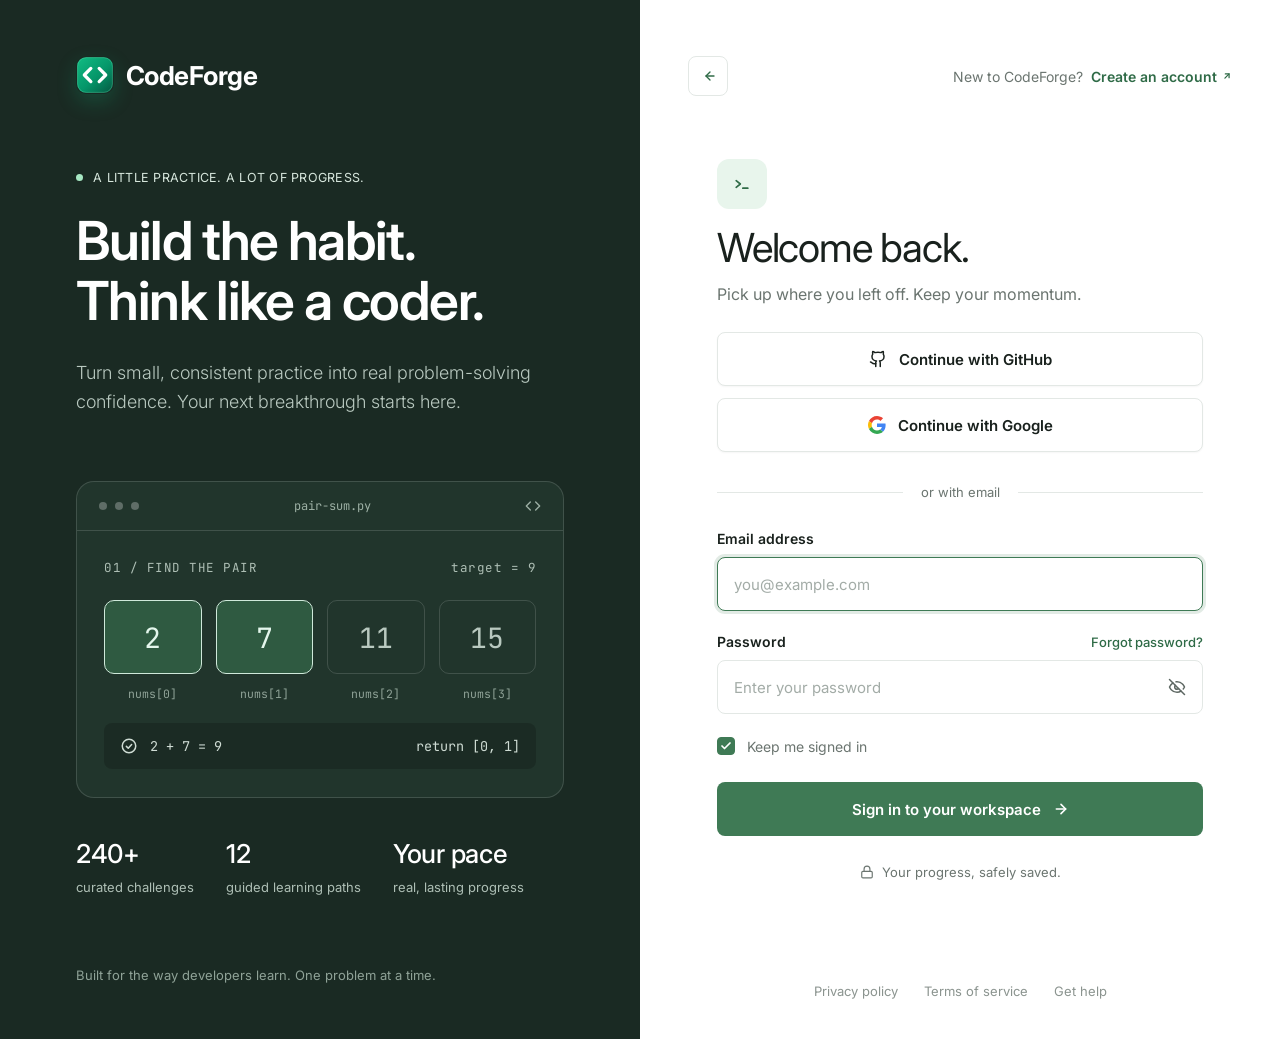
<file: frontend/login.html>
<!DOCTYPE html>
<html lang="en">
<head>
  <meta charset="UTF-8">
  <meta name="viewport" content="width=device-width, initial-scale=1.0">
  <title>CodeForge - Sign in</title>
  <link rel="icon" type="image/svg+xml" href="logo.svg">

  <link rel="preconnect" href="https://fonts.googleapis.com">
  <link rel="preconnect" href="https://fonts.gstatic.com" crossorigin>
  <link href="https://fonts.googleapis.com/css2?family=Inter:wght@400;500;600;700&family=JetBrains+Mono:wght@400;500&display=swap" rel="stylesheet">
  <link rel="stylesheet" href="css/login.css">
</head>
<body>
  <main class="auth">

    <!-- ============ LEFT: BRAND PANEL ============ -->
    <section class="hero">
      <a class="brand" href="welcome.html">
        <img src="logo.svg" alt="CodeForge" class="brand-mark">
        <span class="brand-name">CodeForge</span>
      </a>

      <div class="hero-body">
        <p class="eyebrow"><span class="dot"></span>A little practice. A lot of progress.</p>
        <h1>Build the habit.<br>Think like a coder.</h1>
        <p class="lead">Turn small, consistent practice into real problem-solving confidence. Your next breakthrough starts here.</p>

        <!-- Code preview card -->
        <div class="code-card">
          <div class="code-card-head">
            <span class="dots"><i></i><i></i><i></i></span>
            <span class="filename">pair-sum.py</span>
            <svg width="16" height="16" viewBox="0 0 24 24" fill="none" stroke="currentColor" stroke-width="2" stroke-linecap="round" stroke-linejoin="round"><path d="m16 18 6-6-6-6"/><path d="m8 6-6 6 6 6"/></svg>
          </div>
          <div class="code-card-body">
            <div class="code-row">
              <span>01 / FIND THE PAIR</span>
              <span>target = 9</span>
            </div>
            <div class="cells">
              <div class="cell"><div class="cell-box is-picked">2</div><small>nums[0]</small></div>
              <div class="cell"><div class="cell-box is-picked">7</div><small>nums[1]</small></div>
              <div class="cell"><div class="cell-box">11</div><small>nums[2]</small></div>
              <div class="cell"><div class="cell-box">15</div><small>nums[3]</small></div>
            </div>
            <div class="result">
              <span class="result-left">
                <svg width="18" height="18" viewBox="0 0 24 24" fill="none" stroke="currentColor" stroke-width="2" stroke-linecap="round" stroke-linejoin="round"><circle cx="12" cy="12" r="9"/><path d="m8.5 12.5 2.5 2.5 4.5-5"/></svg>
                2 + 7 = 9
              </span>
              <span>return [0, 1]</span>
            </div>
          </div>
        </div>
      </div>

      <div class="hero-foot">
        <ul class="stats">
          <li><strong>240+</strong><span>curated challenges</span></li>
          <li><strong>12</strong><span>guided learning paths</span></li>
          <li><strong>Your pace</strong><span>real, lasting progress</span></li>
        </ul> 
        <p class="tagline">Built for the way developers learn. One problem at a time.</p>
      </div>
    </section>

    <!-- ============ RIGHT: FORM PANEL ============ -->
    <section class="panel">
      <div class="panel-top">
        <a class="back-home" href="welcome.html" aria-label="Back to welcome">
          <svg width="16" height="16" viewBox="0 0 24 24" fill="none" stroke="currentColor" stroke-width="2" stroke-linecap="round" stroke-linejoin="round" aria-hidden="true"><path d="m15 18-6-6 6-6"/><path d="M9 12h12"/></svg>
        </a>
        <span>New to CodeForge?
        <a href="signup.html">Create an account
          <svg width="10" height="10" viewBox="0 0 24 24" fill="none" stroke="currentColor" stroke-width="3" stroke-linecap="round" stroke-linejoin="round"><path d="M7 17 17 7"/><path d="M8 7h9v9"/></svg>
        </a>
        </span>
      </div>

      <div class="form-wrap">
        <div class="form-icon">
          <svg width="20" height="20" viewBox="0 0 24 24" fill="none" stroke="currentColor" stroke-width="2" stroke-linecap="round" stroke-linejoin="round"><path d="m5 8 5 4-5 4"/><path d="M13 17h6"/></svg>
        </div>
        <h2>Welcome back.</h2>
        <p class="sub">Pick up where you left off. Keep your momentum.</p>

        <button type="button" id="btn-github" class="btn btn-outline">
          <svg width="18" height="18" viewBox="0 0 24 24" fill="none" stroke="currentColor" stroke-width="2" stroke-linecap="round" stroke-linejoin="round"><path d="M15 22v-4a4.8 4.8 0 0 0-1-3.5c3 0 6-2 6-5.5.08-1.25-.27-2.48-1-3.5.28-1.15.28-2.35 0-3.5 0 0-1 0-3 1.5-2.64-.5-5.36-.5-8 0C6 2 5 2 5 2c-.3 1.15-.3 2.35 0 3.5A5.4 5.4 0 0 0 4 9c0 3.5 3 5.5 6 5.5-.39.49-.68 1.05-.85 1.65S8.93 17.38 9 18v4"/><path d="M9 18c-4.51 2-5-2-7-2"/></svg>
          Continue with GitHub
        </button>

        <button type="button" id="btn-google" class="btn btn-outline">
          <svg width="18" height="18" viewBox="0 0 48 48" aria-hidden="true"><path fill="#EA4335" d="M24 9.5c3.54 0 6.71 1.22 9.21 3.6l6.85-6.85C35.9 2.38 30.47 0 24 0 14.62 0 6.51 5.38 2.56 13.22l7.98 6.19C12.43 13.72 17.74 9.5 24 9.5z"/><path fill="#4285F4" d="M46.98 24.55c0-1.57-.15-3.09-.38-4.55H24v9.02h12.94c-.58 2.96-2.26 5.48-4.78 7.18l7.73 6c4.51-4.18 7.09-10.36 7.09-17.65z"/><path fill="#FBBC05" d="M10.53 28.59c-.48-1.45-.76-2.99-.76-4.59s.27-3.14.76-4.59l-7.98-6.19C.92 16.46 0 20.12 0 24c0 3.88.92 7.54 2.56 10.78l7.97-6.19z"/><path fill="#34A853" d="M24 48c6.48 0 11.93-2.13 15.89-5.81l-7.73-6c-2.15 1.45-4.92 2.3-8.16 2.3-6.26 0-11.57-4.22-13.47-9.91l-7.98 6.19C6.51 42.62 14.62 48 24 48z"/></svg>
          Continue with Google
        </button>

        <div class="divider"><span>or with email</span></div>

        <form id="login-form" novalidate>
          <div class="field" id="field-email">
            <label for="email">Email address</label>
            <input type="text" id="email" name="email" placeholder="you@example.com" autocomplete="username" autofocus>
            <p class="field-error" id="email-error" role="alert"></p>
          </div>

          <div class="field" id="field-password">
            <div class="label-row">
              <label for="password">Password</label>
              <a href="#" id="forgot-link" class="link-small">Forgot password?</a>
            </div>
            <div class="input-wrap">
              <input type="password" id="password" name="password" placeholder="Enter your password" autocomplete="current-password">
              <button type="button" id="toggle-password" class="eye" aria-label="Show password" aria-pressed="false">
                <svg class="icon-hidden" width="18" height="18" viewBox="0 0 24 24" fill="none" stroke="currentColor" stroke-width="2" stroke-linecap="round" stroke-linejoin="round"><path d="M9.88 9.88a3 3 0 1 0 4.24 4.24"/><path d="M10.73 5.08A10.43 10.43 0 0 1 12 5c7 0 10 7 10 7a13.16 13.16 0 0 1-1.67 2.68"/><path d="M6.61 6.61A13.53 13.53 0 0 0 2 12s3 7 10 7a9.74 9.74 0 0 0 5.39-1.61"/><path d="m2 2 20 20"/></svg>
                <svg class="icon-visible" width="18" height="18" viewBox="0 0 24 24" fill="none" stroke="currentColor" stroke-width="2" stroke-linecap="round" stroke-linejoin="round"><path d="M2 12s3-7 10-7 10 7 10 7-3 7-10 7-10-7-10-7Z"/><circle cx="12" cy="12" r="3"/></svg>
              </button>
            </div>
            <p class="field-error" id="password-error" role="alert"></p>
          </div>

          <label class="check">
            <input type="checkbox" id="remember" checked>
            <span class="box">
              <svg width="12" height="12" viewBox="0 0 24 24" fill="none" stroke="currentColor" stroke-width="3.5" stroke-linecap="round" stroke-linejoin="round"><path d="M20 6 9 17l-5-5"/></svg>
            </span>
            Keep me signed in
          </label>

          <p class="form-error" id="form-error" role="alert" hidden></p>

          <button type="submit" id="btn-submit" class="btn btn-primary">
            <span class="btn-label">Sign in to your workspace</span>
            <svg class="btn-arrow" width="16" height="16" viewBox="0 0 24 24" fill="none" stroke="currentColor" stroke-width="2.4" stroke-linecap="round" stroke-linejoin="round"><path d="M5 12h14"/><path d="m12 5 7 7-7 7"/></svg>
            <span class="spinner" aria-hidden="true"></span>
          </button>
        </form>

        <p class="safe">
          <svg width="14" height="14" viewBox="0 0 24 24" fill="none" stroke="currentColor" stroke-width="2" stroke-linecap="round" stroke-linejoin="round"><rect width="18" height="11" x="3" y="11" rx="2"/><path d="M7 11V7a5 5 0 0 1 10 0v4"/></svg>
          Your progress, safely saved.
        </p>
      </div>

      <footer class="panel-foot">
        <a href="#">Privacy policy</a>
        <a href="#">Terms of service</a>
        <a href="#">Get help</a>
      </footer>
    </section>
  </main>

  <!-- ============ FORGOT PASSWORD MODAL ============ -->
  <div class="modal" id="forgot-modal" hidden>
    <div class="modal-backdrop" data-close></div>

    <div class="modal-card" role="dialog" aria-modal="true" aria-labelledby="forgot-title">
      <button type="button" class="modal-close" data-close aria-label="Close">
        <svg width="18" height="18" viewBox="0 0 24 24" fill="none" stroke="currentColor" stroke-width="2" stroke-linecap="round" stroke-linejoin="round"><path d="M18 6 6 18"/><path d="m6 6 12 12"/></svg>
      </button>

      <!-- View 1: enter email -->
      <div id="forgot-view-form">
        <div class="form-icon">
          <svg width="20" height="20" viewBox="0 0 24 24" fill="none" stroke="currentColor" stroke-width="2" stroke-linecap="round" stroke-linejoin="round"><circle cx="7.5" cy="15.5" r="4.5"/><path d="m10.7 12.3 9.8-9.8"/><path d="m17 6 3 3"/></svg>
        </div>
        <h3 id="forgot-title">Reset your password</h3>
        <p class="sub">Enter the email linked to your account and we'll send you a link to set a new password.</p>

        <form id="forgot-form" novalidate>
          <div class="field" id="field-forgot-email">
            <label for="forgot-email">Email address</label>
            <input type="email" id="forgot-email" placeholder="you@example.com" autocomplete="email">
            <p class="field-error" id="forgot-email-error" role="alert"></p>
          </div>

          <p class="form-error" id="forgot-form-error" role="alert" hidden></p>

          <button type="submit" id="btn-forgot-submit" class="btn btn-primary">
            <span class="btn-label">Send reset link</span>
            <span class="spinner" aria-hidden="true"></span>
          </button>
        </form>

        <button type="button" class="link-back" data-close>&larr; Back to sign in</button>
      </div>

      <!-- View 2: success -->
      <div id="forgot-view-success" hidden>
        <div class="form-icon">
          <svg width="20" height="20" viewBox="0 0 24 24" fill="none" stroke="currentColor" stroke-width="2" stroke-linecap="round" stroke-linejoin="round"><rect width="20" height="16" x="2" y="4" rx="2"/><path d="m22 7-8.97 5.7a1.94 1.94 0 0 1-2.06 0L2 7"/></svg>
        </div>
        <h3>Check your inbox</h3>
        <p class="sub">If an account exists for <strong id="forgot-sent-to"></strong>, a reset link is on its way. It may take a minute to arrive.</p>
        <button type="button" class="btn btn-outline" data-close>Back to sign in</button>
      </div>
    </div>
  </div>

  <!-- ============ RESET PASSWORD MODAL ============ -->
  <div class="modal" id="reset-modal" hidden>
    <div class="modal-backdrop" data-close></div>

    <div class="modal-card" role="dialog" aria-modal="true" aria-labelledby="reset-title">
      <button type="button" class="modal-close" data-close aria-label="Close">
        <svg width="18" height="18" viewBox="0 0 24 24" fill="none" stroke="currentColor" stroke-width="2" stroke-linecap="round" stroke-linejoin="round"><path d="M18 6 6 18"/><path d="m6 6 12 12"/></svg>
      </button>

      <div id="reset-view-form">
        <div class="form-icon">
          <svg width="20" height="20" viewBox="0 0 24 24" fill="none" stroke="currentColor" stroke-width="2" stroke-linecap="round" stroke-linejoin="round"><rect width="18" height="11" x="3" y="11" rx="2"/><path d="M7 11V7a5 5 0 0 1 10 0v4"/></svg>
        </div>
        <h3 id="reset-title">Create new password</h3>
        <p class="sub">Please enter a new password to secure your CodeForge account.</p>

        <form id="reset-form" novalidate>
          <div class="field" id="field-reset-password">
            <label for="reset-password">New password</label>
            <div class="input-wrap">
              <input type="password" id="reset-password" placeholder="Enter new password" autocomplete="new-password">
              <button type="button" id="toggle-reset-password" class="eye" aria-label="Show password" aria-pressed="false">
                <svg class="icon-hidden" width="18" height="18" viewBox="0 0 24 24" fill="none" stroke="currentColor" stroke-width="2" stroke-linecap="round" stroke-linejoin="round"><path d="M9.88 9.88a3 3 0 1 0 4.24 4.24"/><path d="M10.73 5.08A10.43 10.43 0 0 1 12 5c7 0 10 7 10 7a13.16 13.16 0 0 1-1.67 2.68"/><path d="M6.61 6.61A13.53 13.53 0 0 0 2 12s3 7 10 7a9.74 9.74 0 0 0 5.39-1.61"/><path d="m2 2 20 20"/></svg>
                <svg class="icon-visible" width="18" height="18" viewBox="0 0 24 24" fill="none" stroke="currentColor" stroke-width="2" stroke-linecap="round" stroke-linejoin="round"><path d="M2 12s3-7 10-7 10 7 10 7-3 7-10 7-10-7-10-7Z"/><circle cx="12" cy="12" r="3"/></svg>
              </button>
            </div>
            <p class="field-error" id="reset-password-error" role="alert"></p>
          </div>

          <p class="form-error" id="reset-form-error" role="alert" hidden></p>

          <button type="submit" id="btn-reset-submit" class="btn btn-primary">
            <span class="btn-label">Update password</span>
            <span class="spinner" aria-hidden="true"></span>
          </button>
        </form>
      </div>

      <div id="reset-view-success" hidden>
        <div class="form-icon">
          <svg width="20" height="20" viewBox="0 0 24 24" fill="none" stroke="currentColor" stroke-width="2" stroke-linecap="round" stroke-linejoin="round"><path d="M22 11.08V12a10 10 0 1 1-5.93-9.14"/><polyline points="22 4 12 14.01 9 11.01"/></svg>
        </div>
        <h3>Password updated!</h3>
        <p class="sub">Your password has been changed successfully. You can now sign in with your new password.</p>
        <button type="button" class="btn btn-outline" data-close>Sign in now</button>
      </div>
    </div>
  </div>

  <div id="toast" class="toast" role="status" aria-live="polite"></div>

  <script src="js/google-auth.js"></script>
  <script src="js/login.js"></script>
</body>
</html>
</file>
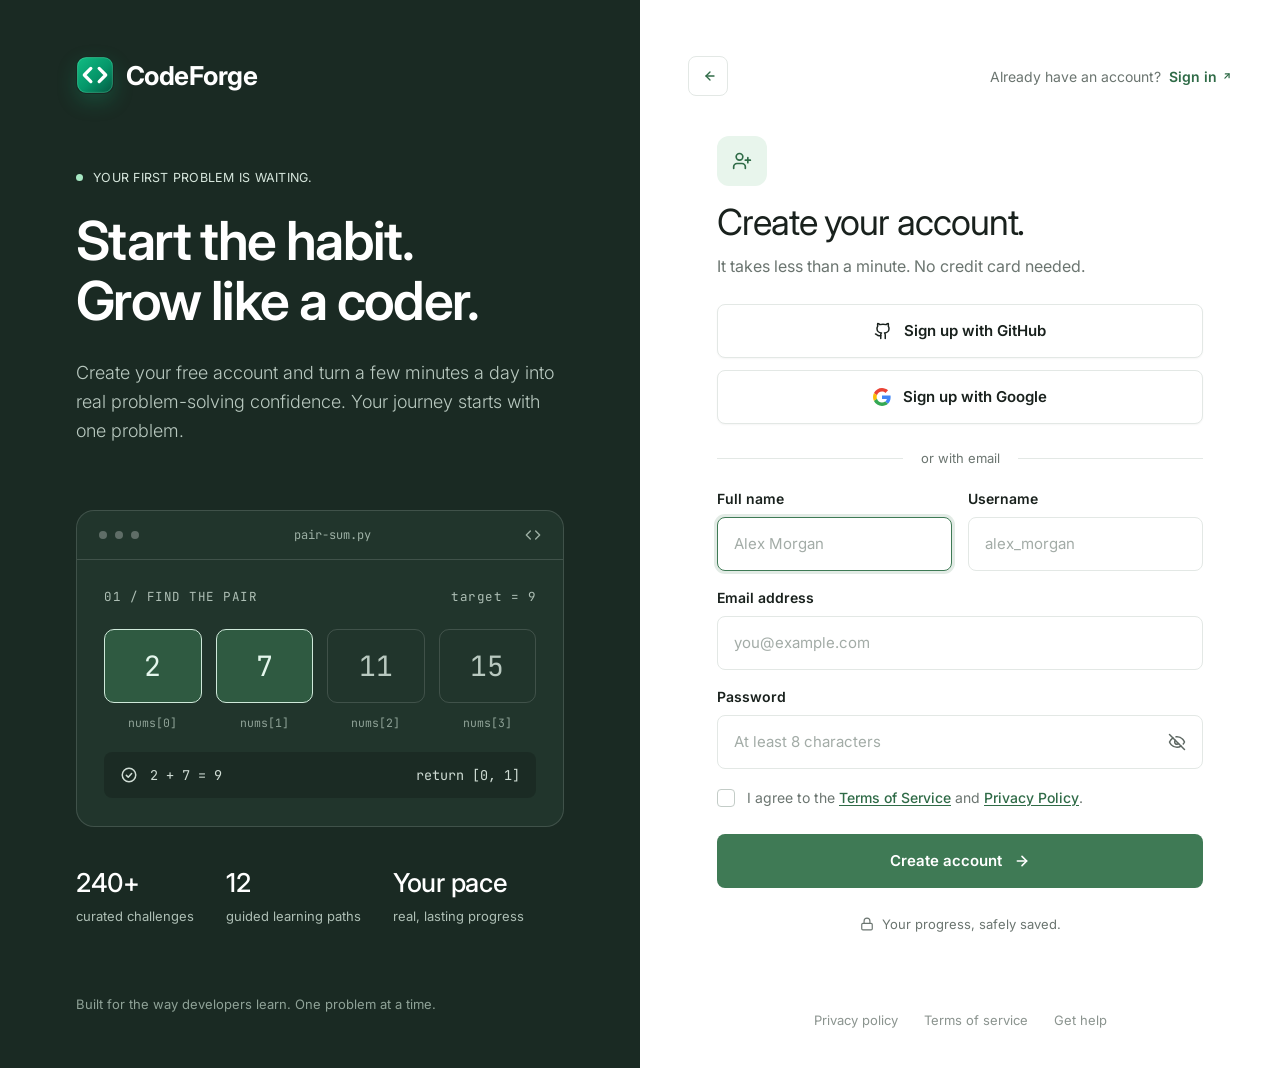
<file: frontend/signup.html>
<!DOCTYPE html>
<html lang="en">
<head>
  <meta charset="UTF-8">
  <meta name="viewport" content="width=device-width, initial-scale=1.0">
  <title>CodeForge - Create account</title>
  <link rel="icon" type="image/svg+xml" href="logo.svg">

  <link rel="preconnect" href="https://fonts.googleapis.com">
  <link rel="preconnect" href="https://fonts.gstatic.com" crossorigin>
  <link href="https://fonts.googleapis.com/css2?family=Inter:wght@400;500;600;700&family=JetBrains+Mono:wght@400;500&display=swap" rel="stylesheet">
  <!-- login.css holds the shared auth layout/styles; signup.css only adds what is specific to this page -->
  <link rel="stylesheet" href="css/login.css">
  <link rel="stylesheet" href="css/signup.css">
</head>
<body>
  <main class="auth">

    <!-- ============ LEFT: BRAND PANEL ============ -->
    <section class="hero">
      <a class="brand" href="welcome.html">
        <img src="logo.svg" alt="CodeForge" class="brand-mark">
        <span class="brand-name">CodeForge</span>
      </a>

      <div class="hero-body">
        <p class="eyebrow"><span class="dot"></span>Your first problem is waiting.</p>
        <h1>Start the habit.<br>Grow like a coder.</h1>
        <p class="lead">Create your free account and turn a few minutes a day into real problem-solving confidence. Your journey starts with one problem.</p>

        <!-- Code preview card -->
        <div class="code-card">
          <div class="code-card-head">
            <span class="dots"><i></i><i></i><i></i></span>
            <span class="filename">pair-sum.py</span>
            <svg width="16" height="16" viewBox="0 0 24 24" fill="none" stroke="currentColor" stroke-width="2" stroke-linecap="round" stroke-linejoin="round"><path d="m16 18 6-6-6-6"/><path d="m8 6-6 6 6 6"/></svg>
          </div>
          <div class="code-card-body">
            <div class="code-row">
              <span>01 / FIND THE PAIR</span>
              <span>target = 9</span>
            </div>
            <div class="cells">
              <div class="cell"><div class="cell-box is-picked">2</div><small>nums[0]</small></div>
              <div class="cell"><div class="cell-box is-picked">7</div><small>nums[1]</small></div>
              <div class="cell"><div class="cell-box">11</div><small>nums[2]</small></div>
              <div class="cell"><div class="cell-box">15</div><small>nums[3]</small></div>
            </div>
            <div class="result">
              <span class="result-left">
                <svg width="18" height="18" viewBox="0 0 24 24" fill="none" stroke="currentColor" stroke-width="2" stroke-linecap="round" stroke-linejoin="round"><circle cx="12" cy="12" r="9"/><path d="m8.5 12.5 2.5 2.5 4.5-5"/></svg>
                2 + 7 = 9
              </span>
              <span>return [0, 1]</span>
            </div>
          </div>
        </div>
      </div>

      <div class="hero-foot">
        <ul class="stats">
          <li><strong>240+</strong><span>curated challenges</span></li>
          <li><strong>12</strong><span>guided learning paths</span></li>
          <li><strong>Your pace</strong><span>real, lasting progress</span></li>
        </ul>
        <p class="tagline">Built for the way developers learn. One problem at a time.</p>
      </div>
    </section>

    <!-- ============ RIGHT: FORM PANEL ============ -->
    <section class="panel">
      <div class="panel-top">
        <a class="back-home" href="welcome.html" aria-label="Back to welcome">
          <svg width="16" height="16" viewBox="0 0 24 24" fill="none" stroke="currentColor" stroke-width="2" stroke-linecap="round" stroke-linejoin="round" aria-hidden="true"><path d="m15 18-6-6 6-6"/><path d="M9 12h12"/></svg>
        </a>
        <span>Already have an account?
        <a href="login.html">Sign in
          <svg width="10" height="10" viewBox="0 0 24 24" fill="none" stroke="currentColor" stroke-width="3" stroke-linecap="round" stroke-linejoin="round"><path d="M7 17 17 7"/><path d="M8 7h9v9"/></svg>
        </a>
        </span>
      </div>

      <div class="form-wrap">
        <div class="form-icon">
          <svg width="20" height="20" viewBox="0 0 24 24" fill="none" stroke="currentColor" stroke-width="2" stroke-linecap="round" stroke-linejoin="round"><path d="M16 21v-2a4 4 0 0 0-4-4H6a4 4 0 0 0-4 4v2"/><circle cx="9" cy="7" r="4"/><path d="M19 8v6"/><path d="M22 11h-6"/></svg>
        </div>
        <h2>Create your account.</h2>
        <p class="sub">It takes less than a minute. No credit card needed.</p>

        <button type="button" id="btn-github" class="btn btn-outline">
          <svg width="18" height="18" viewBox="0 0 24 24" fill="none" stroke="currentColor" stroke-width="2" stroke-linecap="round" stroke-linejoin="round"><path d="M15 22v-4a4.8 4.8 0 0 0-1-3.5c3 0 6-2 6-5.5.08-1.25-.27-2.48-1-3.5.28-1.15.28-2.35 0-3.5 0 0-1 0-3 1.5-2.64-.5-5.36-.5-8 0C6 2 5 2 5 2c-.3 1.15-.3 2.35 0 3.5A5.4 5.4 0 0 0 4 9c0 3.5 3 5.5 6 5.5-.39.49-.68 1.05-.85 1.65S8.93 17.38 9 18v4"/><path d="M9 18c-4.51 2-5-2-7-2"/></svg>
          Sign up with GitHub
        </button>

        <button type="button" id="btn-google" class="btn btn-outline">
          <svg width="18" height="18" viewBox="0 0 48 48" aria-hidden="true"><path fill="#EA4335" d="M24 9.5c3.54 0 6.71 1.22 9.21 3.6l6.85-6.85C35.9 2.38 30.47 0 24 0 14.62 0 6.51 5.38 2.56 13.22l7.98 6.19C12.43 13.72 17.74 9.5 24 9.5z"/><path fill="#4285F4" d="M46.98 24.55c0-1.57-.15-3.09-.38-4.55H24v9.02h12.94c-.58 2.96-2.26 5.48-4.78 7.18l7.73 6c4.51-4.18 7.09-10.36 7.09-17.65z"/><path fill="#FBBC05" d="M10.53 28.59c-.48-1.45-.76-2.99-.76-4.59s.27-3.14.76-4.59l-7.98-6.19C.92 16.46 0 20.12 0 24c0 3.88.92 7.54 2.56 10.78l7.97-6.19z"/><path fill="#34A853" d="M24 48c6.48 0 11.93-2.13 15.89-5.81l-7.73-6c-2.15 1.45-4.92 2.3-8.16 2.3-6.26 0-11.57-4.22-13.47-9.91l-7.98 6.19C6.51 42.62 14.62 48 24 48z"/></svg>
          Sign up with Google
        </button>

        <div class="divider"><span>or with email</span></div>

        <form id="signup-form" novalidate>
          <div class="row-2">
            <div class="field" id="field-fullName">
              <label for="fullName">Full name</label>
              <input type="text" id="fullName" name="fullName" placeholder="Alex Morgan" autocomplete="name" autofocus>
              <p class="field-error" id="fullName-error" role="alert"></p>
            </div>
            <div class="field" id="field-username">
              <label for="username">Username</label>
              <input type="text" id="username" name="username" placeholder="alex_morgan" autocomplete="username" autocapitalize="none" spellcheck="false">
              <p class="field-error" id="username-error" role="alert"></p>
            </div>
          </div>

          <div class="field" id="field-email">
            <label for="email">Email address</label>
            <input type="email" id="email" name="email" placeholder="you@example.com" autocomplete="email">
            <p class="field-error" id="email-error" role="alert"></p>
          </div>

          <div class="field" id="field-password">
            <label for="password">Password</label>
            <div class="input-wrap">
              <input type="password" id="password" name="password" placeholder="At least 8 characters" autocomplete="new-password">
              <button type="button" id="toggle-password" class="eye" aria-label="Show password" aria-pressed="false">
                <svg class="icon-hidden" width="18" height="18" viewBox="0 0 24 24" fill="none" stroke="currentColor" stroke-width="2" stroke-linecap="round" stroke-linejoin="round"><path d="M9.88 9.88a3 3 0 1 0 4.24 4.24"/><path d="M10.73 5.08A10.43 10.43 0 0 1 12 5c7 0 10 7 10 7a13.16 13.16 0 0 1-1.67 2.68"/><path d="M6.61 6.61A13.53 13.53 0 0 0 2 12s3 7 10 7a9.74 9.74 0 0 0 5.39-1.61"/><path d="m2 2 20 20"/></svg>
                <svg class="icon-visible" width="18" height="18" viewBox="0 0 24 24" fill="none" stroke="currentColor" stroke-width="2" stroke-linecap="round" stroke-linejoin="round"><path d="M2 12s3-7 10-7 10 7 10 7-3 7-10 7-10-7-10-7Z"/><circle cx="12" cy="12" r="3"/></svg>
              </button>
            </div>
            <!-- Password strength meter -->
            <div class="strength" id="strength" data-level="0" aria-live="polite">
              <div class="strength-bars"><i></i><i></i><i></i><i></i></div>
              <span class="strength-label" id="strength-label"></span>
            </div>
            <p class="field-error" id="password-error" role="alert"></p>
          </div>

          <div class="field terms" id="field-terms">
            <label class="check">
              <input type="checkbox" id="terms">
              <span class="box">
                <svg width="12" height="12" viewBox="0 0 24 24" fill="none" stroke="currentColor" stroke-width="3.5" stroke-linecap="round" stroke-linejoin="round"><path d="M20 6 9 17l-5-5"/></svg>
              </span>
              <span>I agree to the <a href="#" class="inline-link">Terms of Service</a> and <a href="#" class="inline-link">Privacy Policy</a>.</span>
            </label>
            <p class="field-error" id="terms-error" role="alert"></p>
          </div>

          <p class="form-error" id="form-error" role="alert" hidden></p>

          <button type="submit" id="btn-submit" class="btn btn-primary">
            <span class="btn-label">Create account</span>
            <svg class="btn-arrow" width="16" height="16" viewBox="0 0 24 24" fill="none" stroke="currentColor" stroke-width="2.4" stroke-linecap="round" stroke-linejoin="round"><path d="M5 12h14"/><path d="m12 5 7 7-7 7"/></svg>
            <span class="spinner" aria-hidden="true"></span>
          </button>
        </form>

        <p class="safe">
          <svg width="14" height="14" viewBox="0 0 24 24" fill="none" stroke="currentColor" stroke-width="2" stroke-linecap="round" stroke-linejoin="round"><rect width="18" height="11" x="3" y="11" rx="2"/><path d="M7 11V7a5 5 0 0 1 10 0v4"/></svg>
          Your progress, safely saved.
        </p>
      </div>

      <footer class="panel-foot">
        <a href="#">Privacy policy</a>
        <a href="#">Terms of service</a>
        <a href="#">Get help</a>
      </footer>
    </section>
  </main>

  <div id="toast" class="toast" role="status" aria-live="polite"></div>

  <script src="js/google-auth.js"></script>
  <script src="js/signup.js"></script>
</body>
</html>
</file>
<file: frontend/css/login.css>
/* ============ Tokens ============ */
:root {
  --bg-dark: #1a2a23;
  --bg-dark-2: #21352c;
  --line-dark: rgba(255, 255, 255, 0.14);
  --mint: #a7e8c3;
  --mint-soft: #e8f5ec;
  --green: #3f7a55;
  --green-hover: #356a49;
  --green-text: #2f6b47;
  --ink: #19211d;
  --muted: #6b7570;
  --line: #e3e8e5;
  --danger: #c2410c;
  --danger-bg: #fff4ee;
  --font: 'Inter', system-ui, -apple-system, 'Segoe UI', sans-serif;
  --mono: 'JetBrains Mono', ui-monospace, 'SFMono-Regular', Menlo, monospace;
}

* { box-sizing: border-box; margin: 0; padding: 0; }
html, body { height: 100%; }
body {
  font-family: var(--font);
  color: var(--ink);
  background: #fff;
  -webkit-font-smoothing: antialiased;
}
a { color: inherit; text-decoration: none; }
button, input { font: inherit; }

/* ============ Layout ============ */
.auth {
  display: grid;
  grid-template-columns: 1fr 1fr;
  min-height: 100vh;
}

/* ============ Left: Hero ============ */
.hero {
  background: var(--bg-dark);
  color: #fff;
  padding: 56px 76px;
  display: flex;
  flex-direction: column;
  gap: 40px;
}

.brand { display: inline-flex; align-items: center; gap: 12px; width: fit-content; }
.brand-mark {
  width: 38px; height: 38px;
  border-radius: 10px;
  display: block;
  flex-shrink: 0;
  box-shadow: 0 8px 20px rgba(16, 185, 129, 0.22);
  transition: transform .2s ease;
}
.brand:hover .brand-mark { transform: scale(1.05); }
.brand-name { font-size: 26px; font-weight: 700; letter-spacing: -0.02em; }

.hero-body { margin-top: 36px; }

.eyebrow {
  display: flex; align-items: center; gap: 10px;
  font-size: 12.5px; letter-spacing: 0.02em; text-transform: uppercase;
  color: #d6e6dc;
}
.eyebrow .dot { width: 7px; height: 7px; border-radius: 50%; background: var(--mint); }

.hero h1 {
  margin-top: 26px;
  font-size: clamp(40px, 4.2vw, 56px);
  line-height: 1.12;
  font-weight: 600;
  letter-spacing: -0.03em;
}
.lead {
  margin-top: 28px;
  max-width: 560px;
  font-size: 18px; line-height: 1.6;
  color: #b9c9c0;
  font-weight: 300;
}

/* Code card */
.code-card {
  margin-top: 64px;
  max-width: 626px;
  border: 1px solid var(--line-dark);
  border-radius: 18px;
  background: var(--bg-dark-2);
  overflow: hidden;
  font-family: var(--mono);
}
.code-card-head {
  display: flex; align-items: center; justify-content: space-between;
  padding: 16px 22px;
  border-bottom: 1px solid var(--line-dark);
  color: #9db0a5; font-size: 12px;
}
.dots { display: flex; gap: 8px; }
.dots i { width: 8px; height: 8px; border-radius: 50%; background: rgba(255,255,255,.28); }
.code-card-body { padding: 28px 27px; }
.code-row {
  display: flex; justify-content: space-between;
  font-size: 12.5px; color: #aebfb5; letter-spacing: 0.04em;
}
.cells { display: grid; grid-template-columns: repeat(4, 1fr); gap: 14px; margin-top: 24px; }
.cell { text-align: center; }
.cell small { display: block; margin-top: 12px; font-size: 11.5px; color: #8fa297; }
.cell-box {
  height: 74px; display: grid; place-items: center;
  border: 1px solid var(--line-dark); border-radius: 10px;
  font-size: 28px; color: #b9c9c0;
  transition: all .25s ease;
}
.cell-box.is-picked {
  background: #2f5a41;
  border-color: #cfe9da;
  color: #e4f6ec;
}
.result {
  margin-top: 22px;
  display: flex; justify-content: space-between; align-items: center;
  padding: 14px 16px; border-radius: 8px;
  background: rgba(0, 0, 0, 0.18);
  font-size: 13.5px; color: #cfdcd4;
}
.result-left { display: inline-flex; align-items: center; gap: 12px; }

/* Footer of hero */
.hero-foot { margin-top: auto; }
.stats { list-style: none; display: flex; gap: 32px; flex-wrap: wrap; }
.stats strong { display: block; font-size: 26px; font-weight: 500; letter-spacing: -0.01em; }
.stats span { display: block; margin-top: 10px; font-size: 13px; color: #aebfb5; }
.tagline { margin-top: 72px; font-size: 13px; color: #8fa297; }

/* ============ Right: Form ============ */
.panel {
  display: flex; flex-direction: column;
  padding: 56px 48px 40px;
  background: #fff;
}
.panel-top {
  display: flex; align-items: center; justify-content: space-between; gap: 16px;
  font-size: 14px; color: var(--muted);
}
.panel-top > span { text-align: right; }
.panel-top a {
  margin-left: 4px; font-weight: 600; color: var(--green-text);
  display: inline-flex; align-items: center; gap: 5px;
}
.panel-top .back-home {
  margin-left: 0;
  width: 40px;
  height: 40px;
  padding: 0;
  border: 1px solid var(--line);
  border-radius: 8px;
  background: #fff;
  color: var(--green-text);
  font-size: 13px;
  white-space: nowrap;
  justify-content: center;
  transition: background .15s, border-color .15s;
}
.panel-top .back-home:hover { background: #fafcfb; border-color: #c9d2cd; text-decoration: none; }
.panel-top a:hover { text-decoration: underline; }

.form-wrap {
  width: 100%; max-width: 486px;
  margin: auto;
  padding-bottom: 40px;
}
.form-icon {
  width: 50px; height: 50px; border-radius: 12px;
  background: var(--mint-soft); color: var(--green-text);
  display: grid; place-items: center;
}
.form-wrap h2 {
  margin-top: 14px;
  font-size: 40px; font-weight: 400; letter-spacing: -0.03em;
}
.sub { margin-top: 12px; font-size: 16px; color: var(--muted); }

.btn {
  width: 100%; height: 54px;
  display: inline-flex; align-items: center; justify-content: center; gap: 12px;
  border-radius: 8px; font-size: 15px; font-weight: 600;
  cursor: pointer; transition: background .15s, border-color .15s, box-shadow .15s, opacity .15s;
}
.btn-outline {
  margin-top: 28px;
  background: #fff; color: var(--ink);
  border: 1px solid var(--line);
  box-shadow: 0 1px 2px rgba(16, 24, 20, .04);
}
.btn-outline:hover { border-color: #c9d2cd; background: #fafcfb; }
.btn-outline:disabled { opacity: .7; cursor: progress; }
.btn-outline + .btn-outline { margin-top: 12px; }   /* stacked social buttons (GitHub, Google) */

.divider {
  position: relative; margin: 32px 0 30px;
  text-align: center; font-size: 13px; color: var(--muted);
}
.divider::before {
  content: ''; position: absolute; left: 0; right: 0; top: 50%;
  height: 1px; background: var(--line);
}
.divider span { position: relative; background: #fff; padding: 0 18px; }

/* Fields */
.field { margin-bottom: 22px; }
.field label, .label-row label {
  display: block; margin-bottom: 10px;
  font-size: 14px; font-weight: 600;
}
.label-row { display: flex; justify-content: space-between; align-items: baseline; }
.link-small { font-size: 13px; font-weight: 500; color: var(--green-text); }
.link-small:hover { text-decoration: underline; }

.field input {
  width: 100%; height: 54px; padding: 0 16px;
  border: 1px solid var(--line); border-radius: 8px;
  background: #fff; color: var(--ink); font-size: 15px;
  transition: border-color .15s, box-shadow .15s;
}
.field input::placeholder { color: #a3aca7; }
.field input:focus {
  outline: none; border-color: var(--green);
  box-shadow: 0 0 0 3px rgba(63, 122, 85, .15);
}
.input-wrap { position: relative; }
.input-wrap input { padding-right: 52px; }
.eye {
  position: absolute; top: 0; right: 0; width: 52px; height: 54px;
  display: grid; place-items: center;
  background: none; border: 0; color: #5d6762; cursor: pointer;
}
.eye:hover { color: var(--ink); }
.eye .icon-visible { display: none; }
.eye[aria-pressed="true"] .icon-visible { display: block; }
.eye[aria-pressed="true"] .icon-hidden { display: none; }

.field.has-error input { border-color: var(--danger); }
.field.has-error input:focus { box-shadow: 0 0 0 3px rgba(194, 65, 12, .14); }
.field-error { margin-top: 8px; font-size: 12.5px; color: var(--danger); }
.field-error:empty { display: none; }

/* Checkbox */
.check {
  display: inline-flex; align-items: center; gap: 12px;
  font-size: 14px; color: var(--muted); cursor: pointer; user-select: none;
}
.check input { position: absolute; opacity: 0; pointer-events: none; }
.check .box {
  width: 18px; height: 18px; border-radius: 4px;
  border: 1.5px solid #c3ccc7; background: #fff; color: #fff;
  display: grid; place-items: center; transition: all .15s;
}
.check .box svg { opacity: 0; }
.check input:checked + .box { background: var(--green); border-color: var(--green); }
.check input:checked + .box svg { opacity: 1; }
.check input:focus-visible + .box { box-shadow: 0 0 0 3px rgba(63, 122, 85, .25); }

/* Form-level error */
.form-error {
  margin-top: 20px; padding: 12px 14px; border-radius: 8px;
  background: var(--danger-bg); border: 1px solid #f9d4c0;
  color: var(--danger); font-size: 13.5px;
}
.form-error[hidden] { display: none; }

/* Primary button */
.btn-primary {
  margin-top: 26px;
  background: var(--green); color: #fff; border: 0;
}
.btn-primary:hover { background: var(--green-hover); }
.btn-primary:disabled { opacity: .75; cursor: not-allowed; }
.btn-primary .spinner { display: none; }
.btn-primary.is-loading .btn-arrow { display: none; }
.btn-primary.is-loading .spinner {
  display: block; width: 18px; height: 18px;
  border: 2px solid rgba(255,255,255,.4); border-top-color: #fff;
  border-radius: 50%; animation: spin .7s linear infinite;
}
@keyframes spin { to { transform: rotate(360deg); } }

.safe {
  margin-top: 28px;
  display: flex; align-items: center; justify-content: center; gap: 8px;
  font-size: 13px; color: var(--muted);
}

.panel-foot {
  display: flex; justify-content: center; gap: 26px;
  font-size: 13px; color: #8b948f;
}
.panel-foot a:hover { color: var(--ink); }

/* ============ Modal (Forgot password) ============ */
.modal {
  position: fixed; inset: 0; z-index: 40;
  display: grid; place-items: center; padding: 20px;
}
.modal[hidden] { display: none; }
.modal [hidden] { display: none; }
.modal-backdrop {
  position: absolute; inset: 0;
  background: rgba(14, 24, 19, .55);
  backdrop-filter: blur(2px);
  animation: fade .2s ease;
}
.modal-card {
  position: relative; width: 100%; max-width: 440px;
  padding: 32px; border-radius: 16px; background: #fff;
  box-shadow: 0 24px 60px rgba(14, 24, 19, .28);
  animation: pop .22s ease;
}
.modal-card h3 {
  margin-top: 14px; font-size: 26px; font-weight: 500; letter-spacing: -0.02em;
}
.modal-card .sub { font-size: 14.5px; line-height: 1.55; }
.modal-card .sub strong { color: var(--ink); font-weight: 600; word-break: break-all; }
.modal-card form { margin-top: 24px; }
.modal-card .btn-primary { margin-top: 20px; }
.modal-card .btn-outline { margin-top: 24px; }
.modal-close {
  position: absolute; top: 14px; right: 14px; width: 34px; height: 34px;
  display: grid; place-items: center; border: 0; border-radius: 8px;
  background: none; color: var(--muted); cursor: pointer;
}
.modal-close:hover { background: #f1f4f2; color: var(--ink); }
.link-back {
  display: block; margin: 20px auto 0;
  background: none; border: 0; cursor: pointer;
  font-size: 13.5px; font-weight: 500; color: var(--green-text);
}
.link-back:hover { text-decoration: underline; }

@keyframes fade { from { opacity: 0; } }
@keyframes pop { from { opacity: 0; transform: translateY(10px) scale(.98); } }

/* ============ Toast ============ */
.toast {
  position: fixed; left: 50%; bottom: 28px;
  transform: translate(-50%, 20px);
  padding: 12px 18px; border-radius: 10px;
  background: #1a2a23; color: #fff; font-size: 14px;
  opacity: 0; pointer-events: none; transition: all .25s ease;
  z-index: 50;
}
.toast.show { opacity: 1; transform: translate(-50%, 0); }
.toast.success { background: var(--green); }
.toast.error { background: var(--danger); }

/* ============ Responsive ============ */
@media (max-width: 1100px) {
  .hero { padding: 48px 44px; }
}
@media (max-width: 900px) {
  .auth { grid-template-columns: 1fr; }
  .hero { display: none; }
  .panel { padding: 28px 20px 24px; min-height: 100vh; }
  .form-wrap h2 { font-size: 34px; }
}
@media (max-width: 520px) {
  .panel-top { align-items: flex-start; flex-direction: column; gap: 12px; }
  .panel-top > span { text-align: left; }
}
@media (prefers-reduced-motion: reduce) {
  * { animation: none !important; transition: none !important; }
}
</file>
<file: frontend/css/signup.css>
/* CodeForge - Sign up page (extras only).
   Shared layout, buttons, fields, toast... live in login.css, which must be loaded first. */

/* Slightly tighter spacing so the longer form fits on one screen */
.form-wrap h2 { font-size: 36px; }
.divider { margin: 26px 0 24px; }
.field { margin-bottom: 18px; }
.btn-primary { margin-top: 22px; }

/* Full name + Username side by side */
.row-2 {
  display: grid;
  grid-template-columns: 1fr 1fr;
  gap: 16px;
}
.row-2 .field { min-width: 0; }

/* Password strength meter */
.strength {
  display: none;
  align-items: center;
  gap: 12px;
  margin-top: 10px;
}
.strength.is-visible { display: flex; }
.strength-bars { display: flex; gap: 6px; flex: 1; }
.strength-bars i {
  height: 4px; flex: 1; border-radius: 99px;
  background: var(--line);
  transition: background .2s ease;
}
.strength-label { min-width: 48px; font-size: 12px; font-weight: 500; color: var(--muted); text-align: right; }

.strength[data-level="1"] .strength-bars i:nth-child(-n+1) { background: #e0623b; }
.strength[data-level="2"] .strength-bars i:nth-child(-n+2) { background: #e3a23a; }
.strength[data-level="3"] .strength-bars i:nth-child(-n+3) { background: #6dae7f; }
.strength[data-level="4"] .strength-bars i:nth-child(-n+4) { background: var(--green); }
.strength[data-level="1"] .strength-label { color: #c2410c; }
.strength[data-level="2"] .strength-label { color: #b7791f; }
.strength[data-level="3"] .strength-label,
.strength[data-level="4"] .strength-label { color: var(--green-text); }

/* Terms checkbox: text can wrap to 2 lines */
.terms { margin-bottom: 4px; }
/* `.field label` in login.css makes labels block-level, so restore flex here */
.terms .check { display: flex; align-items: flex-start; margin-bottom: 0; font-weight: 400; line-height: 1.5; }
.terms .check .box { margin-top: 2px; flex-shrink: 0; }
.terms.has-error .check .box { border-color: var(--danger); }
.inline-link { color: var(--green-text); font-weight: 500; text-decoration: underline; text-underline-offset: 2px; }
.inline-link:hover { color: var(--green-hover); }

@media (max-width: 900px) {
  .form-wrap h2 { font-size: 30px; }
}
@media (max-width: 520px) {
  .row-2 { grid-template-columns: 1fr; gap: 0; }
}
</file>
